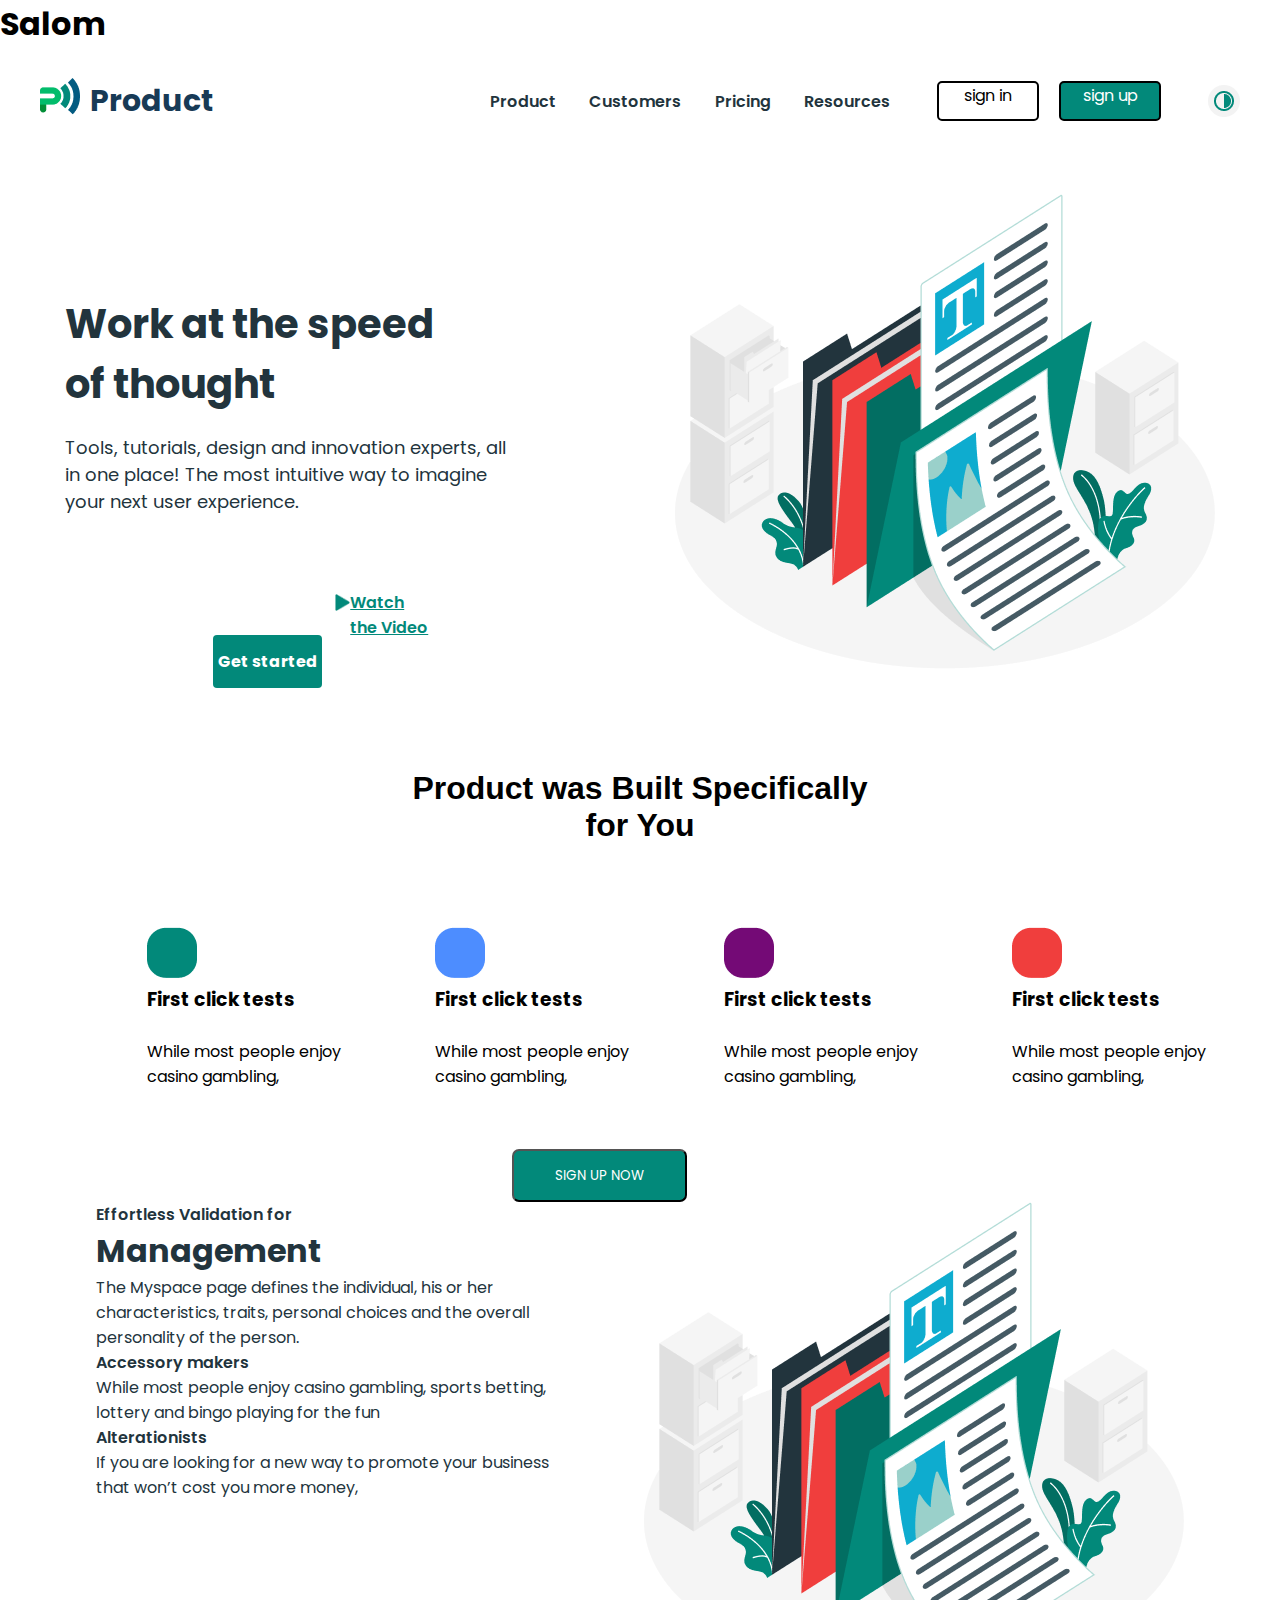
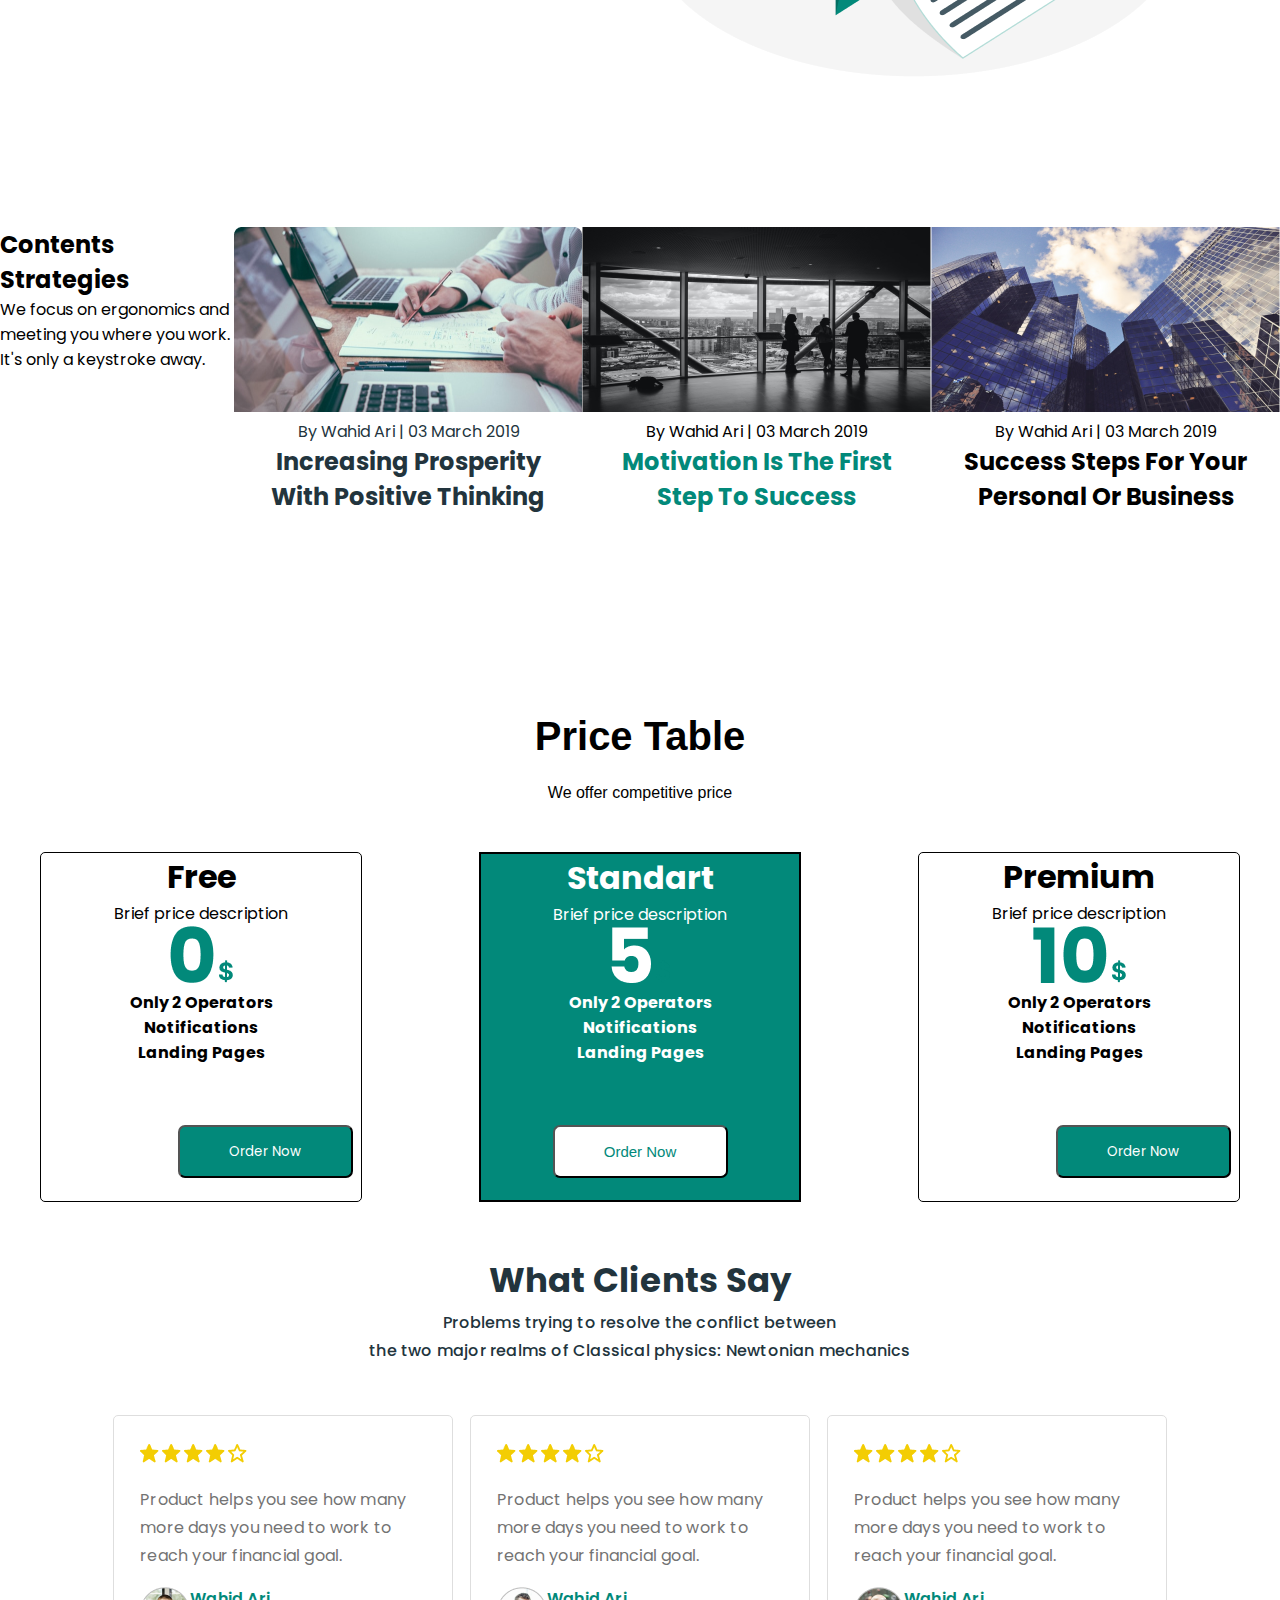
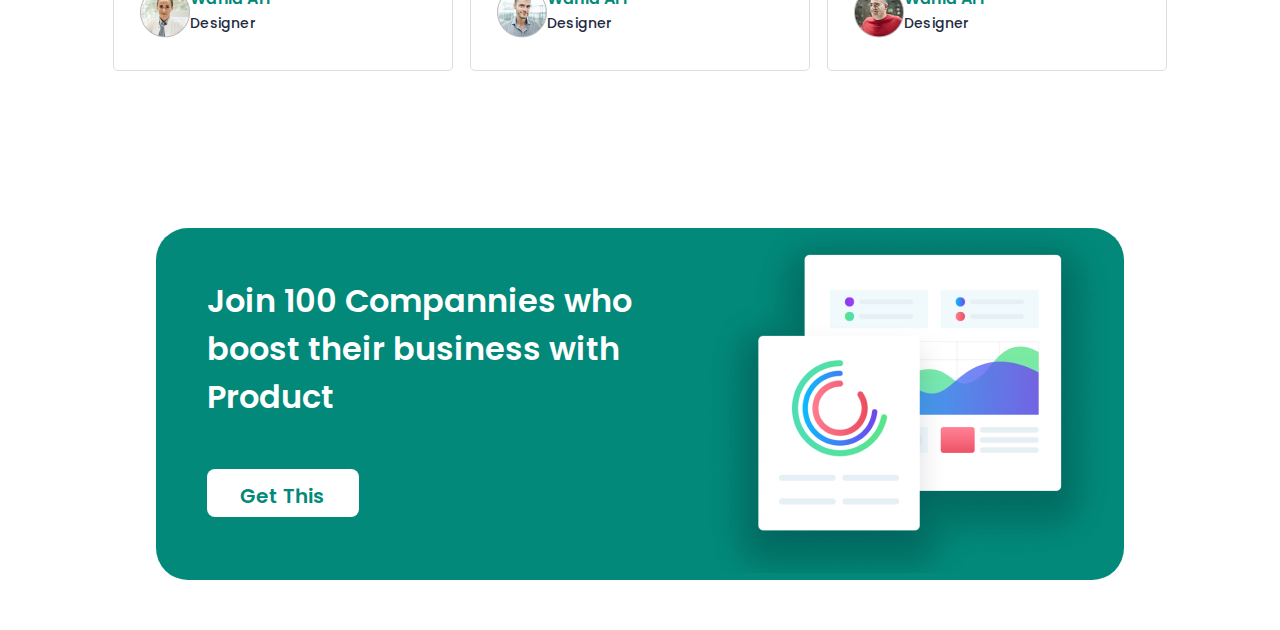
<file: index.html>
<!DOCTYPE html>
<html lang="en">
  <head>
    <meta charset="UTF-8" />
    <meta http-equiv="X-UA-Compatible" content="IE=edge" />
    <meta name="viewport" content="width=device-width, initial-scale=1.0" />
    <link
      rel="stylesheet"
      href="https://cdnjs.cloudflare.com/ajax/libs/font-awesome/6.4.0/css/all.min.css"
      integrity="sha512-iecdLmaskl7CVkqkXNQ/ZH/XLlvWZOJyj7Yy7tcenmpD1ypASozpmT/E0iPtmFIB46ZmdtAc9eNBvH0H/ZpiBw=="
      crossorigin="anonymous"
      referrerpolicy="no-referrer"
    />
    <link rel="preconnect" href="https://fonts.gstatic.com" crossorigin />
    <link
      href="https://fonts.googleapis.com/css2?family=Poppins:wght@400;600;700&display=swap"
      rel="stylesheet"
    />
    <link rel="stylesheet" href="./style.css" />
    <title>Product</title>
  </head>

  <body>
    <h1>Salom</h1>
    <header>
      <nav>
        <div class="nav__main1">
          <a href="#"><img src="./img/Group 190.png" alt="png" /></a>

          <a href="./index.html" class="first__a"><p>Product</p></a>
        </div>

        <div class="nav__main2">
          <ul>
            <li><a href="#">Product</a></li>
            <li><a href="#">Customers</a></li>
            <li><a href="#">Pricing</a></li>
            <li><a href="#">Resources</a></li>
          </ul>

          <div class="btn">
            <div class="button">
              sign in
            </div>
            <div class="buton">
              sign up
            </div>
          </div>

          <img src="./img/Frame 49.png" alt="png" />
        </div>
      </nav>

      <div class="header__main">
        <div class="header__blok1">
          <h1>
            Work at the speed <br />
            of thought
          </h1>

          <p>
            Tools, tutorials, design and innovation experts, all
            <br />
            in one place! The most intuitive way to imagine <br />
            your next user experience.
          </p>

          <div class="header__button">
            <button>Get started</button>

            <img src="./img/Triangle Copy 6.png" alt="png" />

            <p><u>Watch the Video</u></p>
          </div>
        </div>

        <div class="header__blok2">
          <img src="./img/amico.png" alt="png" />
        </div>
      </div>
    </header>
    <br />
    <br />

    <!-- Timurbek main -->
    <main>
      <div class="header_main">
        <div class="main">
          <h1>
            Product was Built Specifically <br />
            for You
          </h1>
        </div>
        <div class="main__menu">
          <div class="main__imgs">
            <img src="./img/cursor.png" alt="img" />
            <h3>First click tests</h3>
            <br />
            <p>
              While most people enjoy <br />
              casino gambling,
            </p>
          </div>
          <div class="main__imgs">
            <img src="./img/kuk.png" alt="" />
            <h3>First click tests</h3>
            <br />
            <p>
              While most people enjoy <br />
              casino gambling,
            </p>
          </div>
          <div class="main__imgs">
            <img src="./img/fialet.png" alt="" />
            <h3>First click tests</h3>
            <br />
            <p>
              While most people enjoy <br />
              casino gambling,
            </p>
          </div>
          <div class="main__imgs">
            <img src="./img/soat.png" alt="" />
            <h3>First click tests</h3>
            <br />
            <p>
              While most people enjoy <br />
              casino gambling,
            </p>
          </div>
        </div>
      </div>
    </main>
    <button>SIGN UP NOW</button>
    <!-- Timurbek main -->
    <!-- Ozodbek  -->
    <div class="ota">
      <div class="text">
          <h4>Effortless Validation for</h4>
          <h2>Management</h2>
          <p>The Myspace page defines the individual, his or her <br> characteristics, traits, personal choices and the overall <br> personality of the person. </p>
          <h5>Accessory makers</h5>
          <p>While most people enjoy casino gambling, sports betting, <br> lottery and bingo playing for the fun</p>
          <h5>Alterationists</h5>
          <p>If you are looking for a new way to promote your business <br> that won’t cost you more money, </p>
      </div>
          <div class="img">
              <img src="./img/amico.png" alt="">
          </div>
  </div>
       <!-- Ozodbek  -->
<!-- ozodbek 2 -->
<div class="ota">
  <div class="tetx">
    <h2>Contents Strategies</h2>
    <p>
      We focus on ergonomics and meeting you where you work. It's only a
      keystroke away.
    </p>
  </div>
  <div class="img">
    <div class="imgs1">
      <img src="./img/image bg.png" alt="" />
      <p>By Wahid Ari |  03 March 2019</p>
      <h2>Increasing Prosperity <br> With Positive Thinking</h2>
    </div>
    <div class="imgs2">
      <img src="./img/Bitmap.png" alt="" />
      <p>By Wahid Ari | 03 March 2019</p>
      <h2>Motivation Is The First <br> Step To Success</h2> 
    </div>
    <div class="imgs3">
      <img src="./img/Bitmap (1).png" alt="" />
      <p>By Wahid Ari | 03 March 2019</p>
      <h2>Success Steps For Your <br> Personal Or Business</h2>
    </div>
  </div>
</div><br><br>
<!-- ozodbek 2 -->

              <!-- Tolqinjon -->
              <div class="table">
                 <h6>Price Table</h6>
                 <br>
                 <p>We offer competitive price</p>
              </div><br><br>
              <div class="menu">
                <div class="blok">
                    <h1>Free</h1>
                    <p>Brief price description</p>
                    <img src="./0.png" alt=""> <img src="./$.png" alt="">
                    <h4>Only 2 Operators <br> Notifications <br>  Landing Pages</h4>
                     <button>Order Now</button>  
                       
                </div>
                <div class="blok_1">
                    <h1>Standart</h1>
                    <p>Brief price description</p>
                    <img src="./5.png" alt=""> <img src="./$.png" alt="">
                    <h4>Only 2 Operators <br> Notifications <br>  Landing Pages</h4>
                     <button class="fell">Order Now</button>  
                       
                </div>
                <div class="blok">
                    <h1>Premium</h1>
                    <p>Brief price description</p>
                    <img src="./10.png" alt=""> <img src="./$.png" alt="">
                    <h4>Only 2 Operators <br> Notifications <br>  Landing Pages</h4>
                     <button>Order Now</button>  
                       
                </div>
               
            </div>
            <br> <br>
            <!-- Tolqinjon finish -->

    <!-- Lazizbek -->
    <section class="footer-top">
      <div class="comments">
        <div class="comments-top">
          <h1>What Clients Say</h1>
          <p>Problems trying to resolve the conflict between <br> 
            the two major realms of Classical physics: Newtonian mechanics </p>
          </div>
      </div>
      <div class="main-comments">
        <div class="comment-Ari">
          <img src="./img/Group 204.png" alt="">
          <p class="prcomment">Product helps you see how many <br>
            more days you need to work to <br>
            reach your financial goal.</p>
          <img src="./img/Ellipse 2.png" alt="">
          <div class="wadidds">
            <p class="Wahid">Wahid Ari</p>
            <p class="desigen-wd">Designer</p>
          </div>
        </div>
        <div class="comment-Ari">
          <img src="./img/Group 204.png" alt="">
          <p class="prcomment">Product helps you see how many <br>
            more days you need to work to <br>
            reach your financial goal.</p>
          <img src="./img/Ellipse 2 (1).png" alt="">
          <div class="wadidds">
            <p class="Wahid">Wahid Ari</p>
            <p class="desigen-wd">Designer</p>
          </div>
        </div>
        <div class="comment-Ari">
          <img src="./img/Group 204.png" alt="">
          <p class="prcomment">Product helps you see how many <br>
            more days you need to work to <br>
            reach your financial goal.</p>
          <img src="./img/Ellipse 2 (2).png" alt="">
          <div class="wadidds">
          <p class="Wahid">Wahid Ari</p>
          <p class="desigen-wd">Designer</p>
        </div>
        </div>
      </div>
      <div class="anons">
        <div class="anons-p">        
          <h1>Join 100 Compannies who <br> boost their business with <br> Product</h1>
          <a href="#">Get This</a>
        </div>
        <div class="anons-img">
          <img src="./img/screen.png" alt="">
        </div>
      </div>
    </section>
    <!-- Lazizbek -->
    
  </body>
</html>
</file>
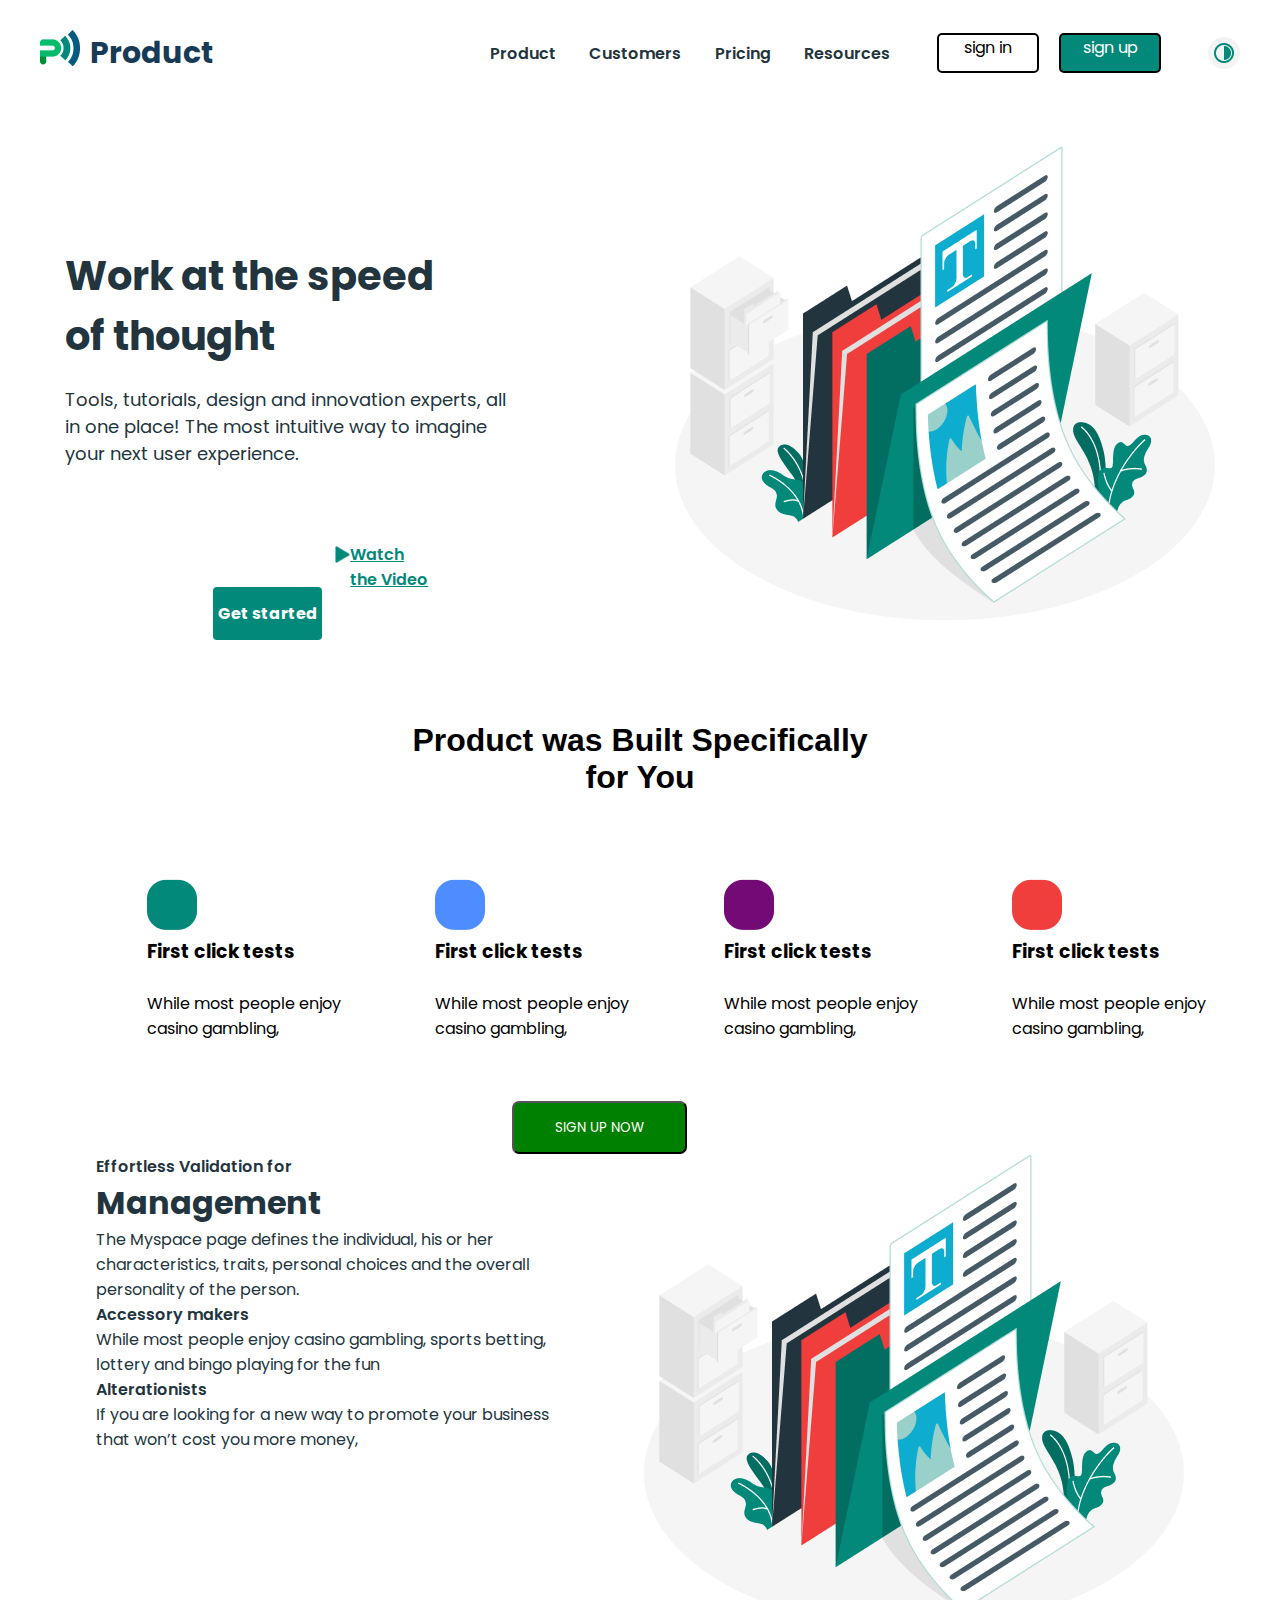
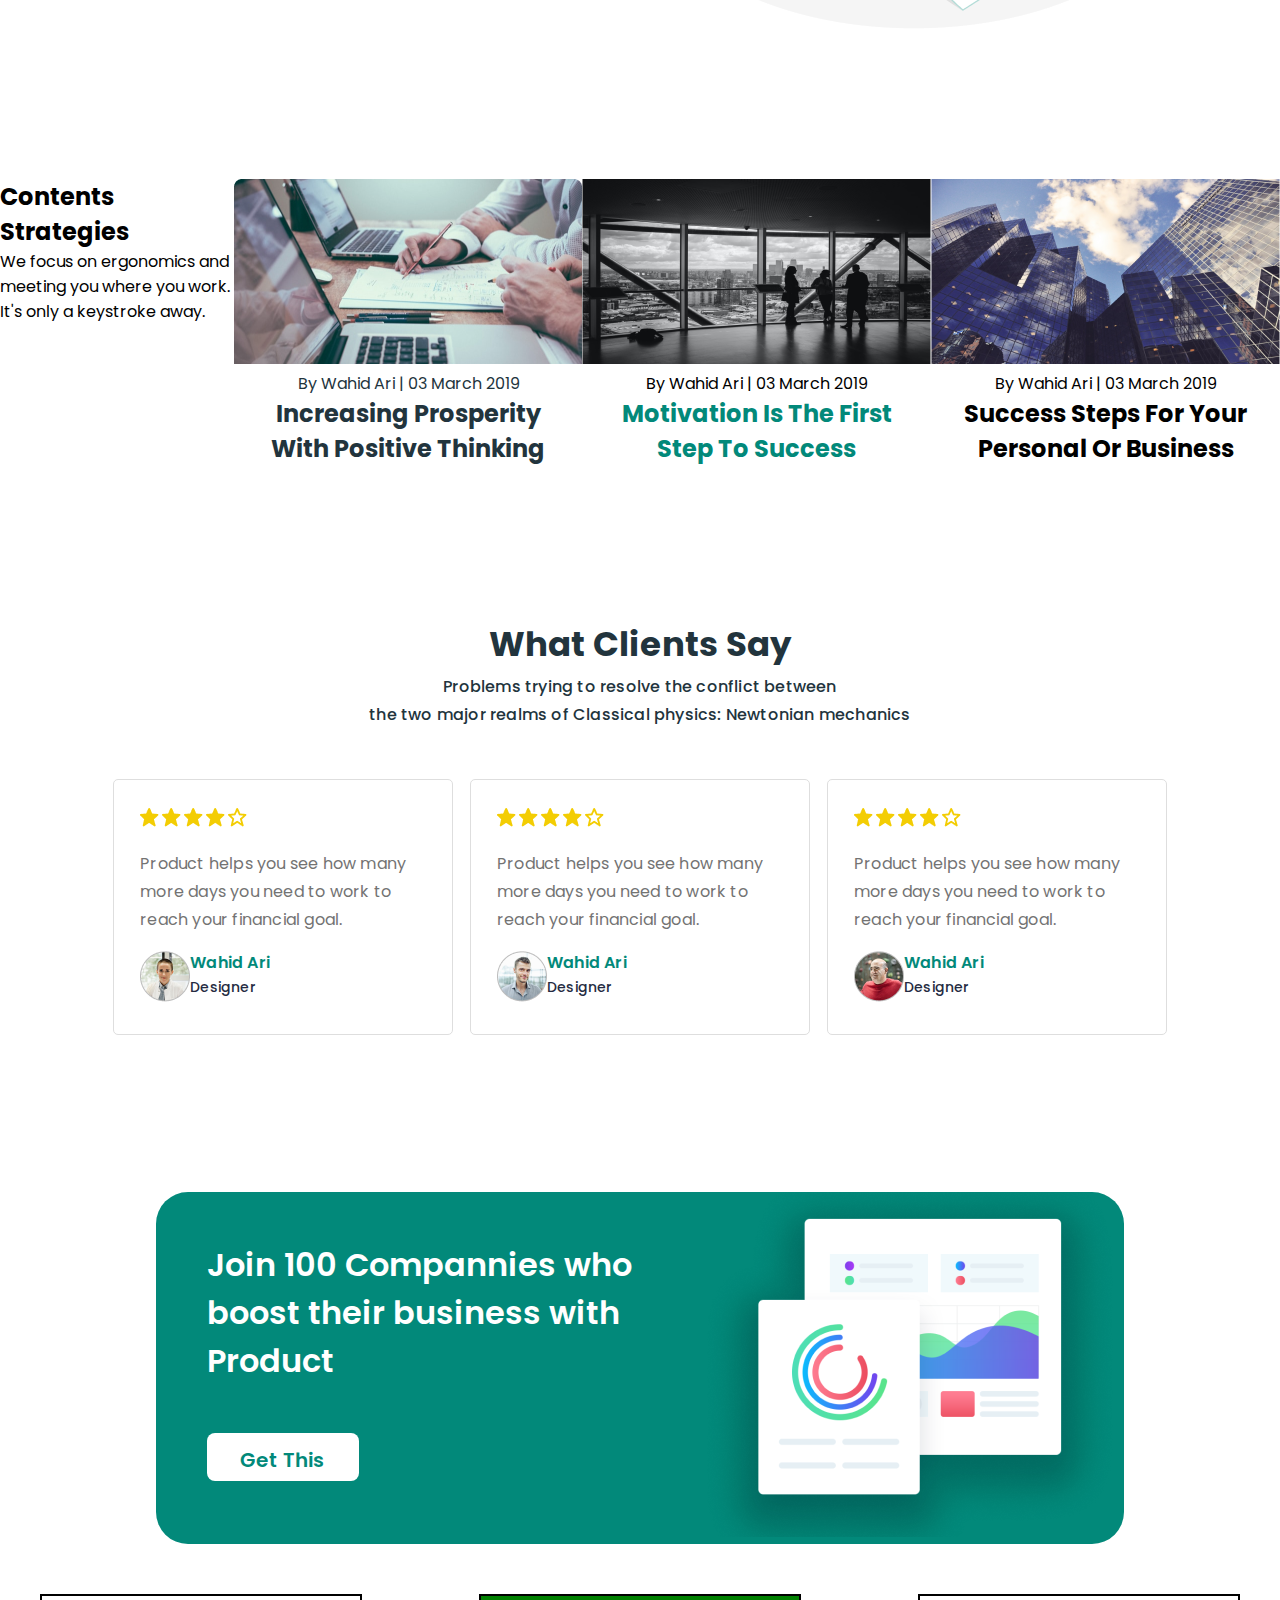
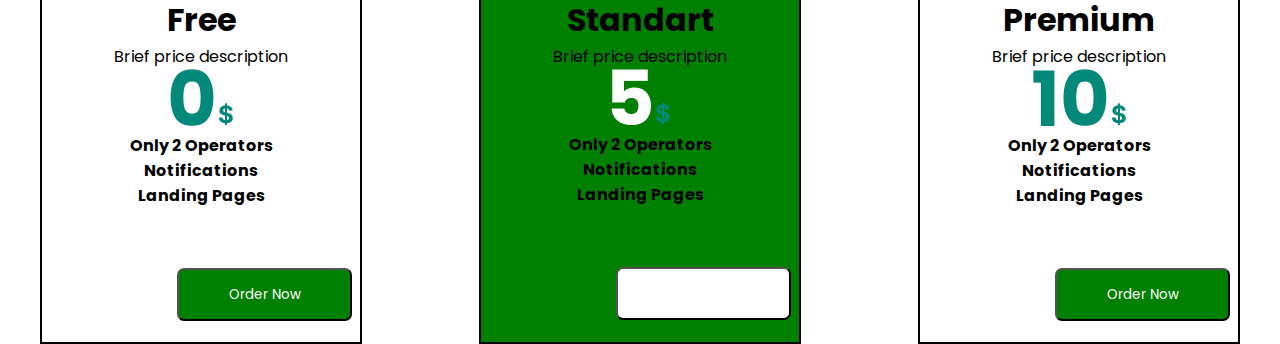
<file: product-project/index.html>
<!DOCTYPE html>
<html lang="en">
  <head>
    <meta charset="UTF-8" />
    <meta http-equiv="X-UA-Compatible" content="IE=edge" />
    <meta name="viewport" content="width=device-width, initial-scale=1.0" />
    <link
      rel="stylesheet"
      href="https://cdnjs.cloudflare.com/ajax/libs/font-awesome/6.4.0/css/all.min.css"
      integrity="sha512-iecdLmaskl7CVkqkXNQ/ZH/XLlvWZOJyj7Yy7tcenmpD1ypASozpmT/E0iPtmFIB46ZmdtAc9eNBvH0H/ZpiBw=="
      crossorigin="anonymous"
      referrerpolicy="no-referrer"
    />
    <link rel="preconnect" href="https://fonts.gstatic.com" crossorigin />
    <link
      href="https://fonts.googleapis.com/css2?family=Poppins:wght@400;600;700&display=swap"
      rel="stylesheet"
    />
    <link rel="stylesheet" href="./style.css" />
    <title>Product</title>
  </head>

  <body>
    
    <header>
      <nav>
        <div class="nav__main1">
          <a href="#"><img src="./img/Group 190.png" alt="png" /></a>

          <a href="./index.html" class="first__a"><p>Product</p></a>
        </div>

        <div class="nav__main2">
          <ul>
            <li><a href="#">Product</a></li>
            <li><a href="#">Customers</a></li>
            <li><a href="#">Pricing</a></li>
            <li><a href="#">Resources</a></li>
          </ul>

          <div class="btn">
            <div class="button">
              sign in
            </div>
            <div class="buton">
              sign up
            </div>
          </div>

          <img src="./img/Frame 49.png" alt="png" />
        </div>
      </nav>

      <div class="header__main">
        <div class="header__blok1">
          <h1>
            Work at the speed <br />
            of thought
          </h1>

          <p>
            Tools, tutorials, design and innovation experts, all
            <br />
            in one place! The most intuitive way to imagine <br />
            your next user experience.
          </p>

          <div class="header__button">
            <button>Get started</button>

            <img src="./img/Triangle Copy 6.png" alt="png" />

            <p><u>Watch the Video</u></p>
          </div>
        </div>

        <div class="header__blok2">
          <img src="./img/amico.png" alt="png" />
        </div>
      </div>
    </header>
    <br />
    <br />

    <!-- Timurbek main -->
    <main>
      <div class="header_main">
        <div class="main">
          <h1>
            Product was Built Specifically <br />
            for You
          </h1>
        </div>
        <div class="main__menu">
          <div class="main__imgs">
            <img src="./img/cursor.png" alt="img" />
            <h3>First click tests</h3>
            <br />
            <p>
              While most people enjoy <br />
              casino gambling,
            </p>
          </div>
          <div class="main__imgs">
            <img src="./img/kuk.png" alt="" />
            <h3>First click tests</h3>
            <br />
            <p>
              While most people enjoy <br />
              casino gambling,
            </p>
          </div>
          <div class="main__imgs">
            <img src="./img/fialet.png" alt="" />
            <h3>First click tests</h3>
            <br />
            <p>
              While most people enjoy <br />
              casino gambling,
            </p>
          </div>
          <div class="main__imgs">
            <img src="./img/soat.png" alt="" />
            <h3>First click tests</h3>
            <br />
            <p>
              While most people enjoy <br />
              casino gambling,
            </p>
          </div>
        </div>
      </div>
    </main>
    <button>SIGN UP NOW</button>
    <!-- Timurbek main -->
    <!-- Ozodbek  -->
    <div class="ota">
      <div class="text">
          <h4>Effortless Validation for</h4>
          <h2>Management</h2>
          <p>The Myspace page defines the individual, his or her <br> characteristics, traits, personal choices and the overall <br> personality of the person. </p>
          <h5>Accessory makers</h5>
          <p>While most people enjoy casino gambling, sports betting, <br> lottery and bingo playing for the fun</p>
          <h5>Alterationists</h5>
          <p>If you are looking for a new way to promote your business <br> that won’t cost you more money, </p>
      </div>
          <div class="img">
              <img src="./img/amico.png" alt="">
          </div>
  </div>
       <!-- Ozodbek  -->
<!-- ozodbek 2 -->
<div class="ota">
  <div class="tetx">
    <h2>Contents Strategies</h2>
    <p>
      We focus on ergonomics and meeting you where you work. It's only a
      keystroke away.
    </p>
  </div>
  <div class="img">
    <div class="imgs1">
      <img src="./img/image bg.png" alt="" />
      <p>By Wahid Ari |  03 March 2019</p>
      <h2>Increasing Prosperity <br> With Positive Thinking</h2>
    </div>
    <div class="imgs2">
      <img src="./img/Bitmap.png" alt="" />
      <p>By Wahid Ari | 03 March 2019</p>
      <h2>Motivation Is The First <br> Step To Success</h2> 
    </div>
    <div class="imgs3">
      <img src="./img/Bitmap (1).png" alt="" />
      <p>By Wahid Ari | 03 March 2019</p>
      <h2>Success Steps For Your <br> Personal Or Business</h2>
    </div>
  </div>
</div>
<!-- ozodbek 2 -->
    <!-- Lazizbek -->
    <section class="footer-top">
      <div class="comments">
        <div class="comments-top">
          <h1>What Clients Say</h1>
          <p>Problems trying to resolve the conflict between <br> 
            the two major realms of Classical physics: Newtonian mechanics </p>
          </div>
      </div>
      <div class="main-comments">
        <div class="comment-Ari">
          <img src="./img/Group 204.png" alt="">
          <p class="prcomment">Product helps you see how many <br>
            more days you need to work to <br>
            reach your financial goal.</p>
          <img src="./img/Ellipse 2.png" alt="">
          <div class="wadidds">
            <p class="Wahid">Wahid Ari</p>
            <p class="desigen-wd">Designer</p>
          </div>
        </div>
        <div class="comment-Ari">
          <img src="./img/Group 204.png" alt="">
          <p class="prcomment">Product helps you see how many <br>
            more days you need to work to <br>
            reach your financial goal.</p>
          <img src="./img/Ellipse 2 (1).png" alt="">
          <div class="wadidds">
            <p class="Wahid">Wahid Ari</p>
            <p class="desigen-wd">Designer</p>
          </div>
        </div>
        <div class="comment-Ari">
          <img src="./img/Group 204.png" alt="">
          <p class="prcomment">Product helps you see how many <br>
            more days you need to work to <br>
            reach your financial goal.</p>
          <img src="./img/Ellipse 2 (2).png" alt="">
          <div class="wadidds">
          <p class="Wahid">Wahid Ari</p>
          <p class="desigen-wd">Designer</p>
        </div>
        </div>
      </div>
      <div class="anons">
        <div class="anons-p">        
          <h1>Join 100 Compannies who <br> boost their business with <br> Product</h1>
          <a href="#">Get This</a>
        </div>
        <div class="anons-img">
          <img src="./img/screen.png" alt="">
        </div>
      </div>
    </section>
    <!-- Tolqinjon -->
    <div class="menu">
      <div class="blok">
          <h1>Free</h1>
          <p>Brief price description</p>
          <img src="./0.png" alt=""> <img src="./$.png" alt="">
          <h4>Only 2 Operators <br> Notifications <br>  Landing Pages</h4>
           <button>Order Now</button>  
             
      </div>
      <div class="blok_1">
          <h1>Standart</h1>
          <p>Brief price description</p>
          <img src="./5.png" alt=""> <img src="./$.png" alt="">
          <h4>Only 2 Operators <br> Notifications <br>  Landing Pages</h4>
           <button class="fell">Order Now</button>  
             
      </div>
      <div class="blok">
          <h1>Premium</h1>
          <p>Brief price description</p>
          <img src="./10.png" alt=""> <img src="./$.png" alt="">
          <h4>Only 2 Operators <br> Notifications <br>  Landing Pages</h4>
           <button>Order Now</button>  
             
      </div>
     
  </div>
  <!-- Tolqinjon finish -->
  </body>
</html>
</file>
<file: style.css>
@import url('https://fonts.googleapis.com/css2?family=Poppins:wght@100;200;300;400;500;600;700;800;900&display=swap');
* {
    margin: 0px;
    padding: 0px;
    list-style: none;
    text-decoration: none;
    box-sizing: border-box;
    font-family: 'Poppins';
}

/* start nav */

header nav{
    display: flex;
    justify-content: space-between;
    width: 1200px;
    margin: auto;
    align-items: center;
    text-align: center;
    padding-top: 30px;
}

header nav .nav__main1{
    display: flex;
}

header nav .nav__main1 .first__a{
    font-weight: 700;
    font-size: 30px;
    color: #173A56;
    padding-left: 10px;
}

header nav .nav__main2{
    display: flex;
    justify-content: space-between;
    width: 750px;
    align-items: center;
}

header nav .nav__main2 ul{
    display: flex;
    justify-content: space-between;
    width: 400px;
}

header nav .nav__main2 ul li a{
    font-weight: 600;
    font-size: 16px;
    color: #22343D;
}

header nav .nav__main2 button{
    width: 100px;
    height: 40px;
    border: 1px solid #BCD0E5;
    font-weight: 600;
    font-size: 16px;
    color: #173A56;
    background: transparent;
    border-radius: 4px;
}

header nav .btn {
    display: grid;
    grid-template-columns: auto auto;
    gap: 20px;
    /* border: 1px solid black; */
}

.button {
    width: 102px;
    height: 40px;
    text-align: center;
    border: 2px solid black;
    border-radius: 5px;
    cursor: pointer;
}

.buton {
    width: 102px;
    height: 40px;
    text-align: center;
    background: #02897A;
    border: 2px solid black;
    color: #fff;
    justify-content: center;
    border-radius: 5px;
    cursor: pointer;
}


/* finish nav */

/* start header */

header .header__main{
    display: flex;
    justify-content: space-between;
    width: 1150px;
    margin: auto;
}

header .header__main .header__blok1{
    padding-top: 170px;
}

header .header__main .header__blok1 h1{
    font-weight: 700;
    font-size: 40px;
    color: #22343D;
}

header .header__main .header__blok1 p{
    font-weight: 400;
    font-size: 18px;
    color: #22343D;
    padding-top: 20px;
    padding-bottom: 60px;
}

header .header__main .header__blok1 .header__button{
    display: flex;
    justify-content: space-between;
    width: 370px;
    align-content: center;
}

header .header__main .header__blok1 .header__button button{
    width: 175px;
    height: 53px;
    background: #02897A;
    border-radius: 4px;
    border: 0px solid #000;
    font-weight: 700;
    font-size: 16px;
    color: #FFFFFF;
}

header .header__main .header__blok1 .header__button img{
    width: 20px;
    height: 17px;
    margin-top: 19px;
    margin-left: 13px;
}

header .header__main .header__blok1 .header__button p{
    font-weight: 600;
    font-size: 16px;
    color: #02897A;
    text-decoration: underline;
    margin-top: -5px;
}

header .header__main .header__blok2 img{
    padding-top: 70px;
}

/* finish header */

/* Timurbek main */

main .main h1 {
    text-align: center;
    padding-top: 20px;
    font-family: 'Franklin Gothic Medium', 'Arial Narrow', Arial, sans-serif;   
}
.main__menu {
    margin-left: 147px;
    margin-top: 83px;
    gap: 20px;
    display: grid;
    grid-template-columns: auto auto auto auto;
}
main .main_imgs {
    width: 100px;
    background: #000;
}
button{
    margin-left: 40%;
    text-align: center;
    width: 175px;
    height: 53px;
    margin-top: 60px;
    border-radius: 7px;
    color: #fff;
    background: #02897A;
    cursor: pointer;
}
/* ozodbek */
.ota{
    display: flex;
    justify-content: space-evenly;
    margin-bottom: 150px;
}
.text h4{
    font-weight: 600;
font-size: 16px;
color: #22343D;    
}
.text h2{
    font-weight: 700;
font-size: 32px;
color: #22343D;
}
.text p{
    font-weight: 400;
font-size: 16px;
 color: #22343D;
}
.text h5{
    font-weight: 600;
font-size: 16px;
color: #22343D;
}
/* ozodbek */
/* ozodbek2 */
.img{
    display: flex;
    justify-content: space-around;
    text-align: center;
}
.imgs1 p{
    color: #22343D;
}
.imgs1 h2{
    font-weight: 700;
font-size: 24px;
color: #22343D;
}
.imgs2 h2{
    color: #02897A;
    font-weight: 700;
    font-size: 24px;
}
.imgs3 h2{
    font-weight: 700;
    font-size: 24px;
    
}
.imgs1{
    
background: #FFFFFF;
border-radius: 8px;
}
.imgs2{
    
background: #FFFFFF;
border-radius: 8px;
}
.imgs3{
    
background: #FFFFFF;
border-radius: 8px;
}
/* ozodbek2 */
.footer-top{
    max-width: 85%;
    margin: 0 auto;
    font-family: 'Poppins', sans-serif;
    padding-bottom: 50px;
    
}
.comments-top{
    text-align: center;
}
.comments-top h1{
    font-size: 34px;
    font-weight: 700;
    line-height: 57px;
    letter-spacing: 0.2px;
    color:  #22343D;

}
.comments-top p{
    font-size: 16px;
    font-weight: 500;
    line-height: 28px;
    letter-spacing: 0.2px;
    color: #22343D;
}
.main-comments{
    padding-top: 50px   ;
    display: flex;
    flex-wrap: wrap;
    justify-content: space-evenly;
}
.comment-Ari{
    border: 1px solid #dedede;
    padding: 28px 26px 25px 26px;
    border-radius: 5px;

}
.Wahid{
    font-size: 16px;
    font-weight: 600;
    line-height: 24px;
    letter-spacing: 0.2px;
    color: #02897A;
}
.wadidds{
    float: right;
    padding-right: 156px;
}
.desigen-wd{
    font-size: 14px;
    font-weight: 500;
    line-height: 24px;
    letter-spacing: 0.2px;
    color:  #252B42;
}
.prcomment{
    font-size: 16px;
    font-weight: 400;
    line-height: 28px;
    letter-spacing: 0.2px;
    color: #737373;
    padding-bottom:17px;
    padding-top: 16px;
}
.anons{
    width: 968px ;
    border-radius: 32px;
    background-color:  #02897A;
    margin: 0 auto;
    margin-top: 157px ; 
    padding: 0px 0px 0px 51px;   
    display: flex;
}

.anons h1{
    padding-top: 49px;
    font-size: 32px;
    font-weight: 600;
    line-height: 48px;
    color: white;
    padding-bottom: 60px;
}
.anons a{
    padding: 13px 35px 7px 33px;
    background-color: white;
    color: #02897A;
    font-size: 20px;
    font-weight: 600;
    line-height: 30px;
    border-radius: 8px;
}
.anons-img img{
    padding-left: 70px;
}
/* Tolqinjon  */

.table h6 {
    font-family: 'Franklin Gothic Medium', 'Arial Narrow', Arial, sans-serif;
    text-align: center;
    font-size: 40px;
}
.table p {
    font-family: 'Franklin Gothic Medium', 'Arial Narrow', Arial, sans-serif;
    text-align: center;
    font-size: 16px;
}

.blok{
    text-align: center;
    width: 322px;
    height: 350px;
    justify-content: center;
    border: solid 1px black;
    border-radius: 5px;
}
.menu{
    display: flex;
    max-width: 1200px;
    justify-content: space-between;
    margin: auto;
}
.blok_1{
    align-items: center;
    text-align: center;
    width: 322px;
    justify-content: center;
    height: 350px;
    border: solid 2px black;
    background: #02897A; 
    color: #fff;
}
button{
    background-color: #02897A;
}
.blok_1 button{
    background-color: white;
    color: #02897A;
    font-size: 15px;
    justify-content: center;
    font-family: 'Franklin Gothic Medium', 'Arial Narrow', Arial, sans-serif;
    text-align: center;
    margin-left: 00px;
}

/* Tolqinjon finish */

@media screen  and (max-width: 1000px) {
    .footer-top{
        max-width: 90%;
        
    }
    .anons{
        padding: 0px 0px 70px 25px;   
    }
}
@media screen and (max-width: 800px) {
    main .main__menu{
        display: grid;
        grid-template-columns: auto auto auto;
    }
    .footer-top{
        max-width: 100%;
    }
    .anons{
        padding: 0px 0px 70px 10px;   
        display: block;
    }
    

}

@media screen and (max-width: 600px) {
    main .main__menu{
        display: grid;
        grid-template-columns: auto auto ;
    }
    .anons-img img{
        padding-top:50px ;
        padding-left: 20px;
    }
}

@media screen and (max-width: 460px) {
    main .main__menu{
        display: grid;
        grid-template-columns: auto ;
    }
    .anons-img img{
        padding-left: 0px;
        padding-top:70px ;
    }
}

/* Timurbek main */
</file>
<file: product-project/style.css>
@import url('https://fonts.googleapis.com/css2?family=Poppins:wght@100;200;300;400;500;600;700;800;900&display=swap');
* {
    margin: 0px;
    padding: 0px;
    list-style: none;
    text-decoration: none;
    box-sizing: border-box;
    font-family: 'Poppins';
}

/* start nav */

header nav{
    display: flex;
    justify-content: space-between;
    width: 1200px;
    margin: auto;
    align-items: center;
    text-align: center;
    padding-top: 30px;
}

header nav .nav__main1{
    display: flex;
}

header nav .nav__main1 .first__a{
    font-weight: 700;
    font-size: 30px;
    color: #173A56;
    padding-left: 10px;
}

header nav .nav__main2{
    display: flex;
    justify-content: space-between;
    width: 750px;
    align-items: center;
}

header nav .nav__main2 ul{
    display: flex;
    justify-content: space-between;
    width: 400px;
}

header nav .nav__main2 ul li a{
    font-weight: 600;
    font-size: 16px;
    color: #22343D;
}

header nav .nav__main2 button{
    width: 100px;
    height: 40px;
    border: 1px solid #BCD0E5;
    font-weight: 600;
    font-size: 16px;
    color: #173A56;
    background: transparent;
    border-radius: 4px;
}

header nav .btn {
    display: grid;
    grid-template-columns: auto auto;
    gap: 20px;
    /* border: 1px solid black; */
}

.button {
    width: 102px;
    height: 40px;
    text-align: center;
    border: 2px solid black;
    border-radius: 5px;
    cursor: pointer;
}

.buton {
    width: 102px;
    height: 40px;
    text-align: center;
    background: #02897A;
    border: 2px solid black;
    color: #fff;
    justify-content: center;
    border-radius: 5px;
    cursor: pointer;
}


/* finish nav */

/* start header */

header .header__main{
    display: flex;
    justify-content: space-between;
    width: 1150px;
    margin: auto;
}

header .header__main .header__blok1{
    padding-top: 170px;
}

header .header__main .header__blok1 h1{
    font-weight: 700;
    font-size: 40px;
    color: #22343D;
}

header .header__main .header__blok1 p{
    font-weight: 400;
    font-size: 18px;
    color: #22343D;
    padding-top: 20px;
    padding-bottom: 60px;
}

header .header__main .header__blok1 .header__button{
    display: flex;
    justify-content: space-between;
    width: 370px;
    align-content: center;
}

header .header__main .header__blok1 .header__button button{
    width: 175px;
    height: 53px;
    background: #02897A;
    border-radius: 4px;
    border: 0px solid #000;
    font-weight: 700;
    font-size: 16px;
    color: #FFFFFF;
}

header .header__main .header__blok1 .header__button img{
    width: 20px;
    height: 17px;
    margin-top: 19px;
    margin-left: 13px;
}

header .header__main .header__blok1 .header__button p{
    font-weight: 600;
    font-size: 16px;
    color: #02897A;
    text-decoration: underline;
    margin-top: -5px;
}

header .header__main .header__blok2 img{
    padding-top: 70px;
}

/* finish header */

/* Timurbek main */

main .main h1 {
    text-align: center;
    padding-top: 20px;
    font-family: 'Franklin Gothic Medium', 'Arial Narrow', Arial, sans-serif;   
}
.main__menu {
    margin-left: 147px;
    margin-top: 83px;
    gap: 20px;
    display: grid;
    grid-template-columns: auto auto auto auto;
}
main .main_imgs {
    width: 100px;
    background: #000;
}
button{
    margin-left: 40%;
    text-align: center;
    width: 175px;
    height: 53px;
    margin-top: 60px;
    border-radius: 7px;
    color: #fff;
    background: #02897A;
    cursor: pointer;
}
/* ozodbek */
.ota{
    display: flex;
    justify-content: space-evenly;
    margin-bottom: 150px;
}
.text h4{
    font-weight: 600;
font-size: 16px;
color: #22343D;    
}
.text h2{
    font-weight: 700;
font-size: 32px;
color: #22343D;
}
.text p{
    font-weight: 400;
font-size: 16px;
 color: #22343D;
}
.text h5{
    font-weight: 600;
font-size: 16px;
color: #22343D;
}
/* ozodbek */
/* ozodbek2 */
.img{
    display: flex;
    justify-content: space-around;
    text-align: center;
}
.imgs1 p{
    color: #22343D;
}
.imgs1 h2{
    font-weight: 700;
font-size: 24px;
color: #22343D;
}
.imgs2 h2{
    color: #02897A;
    font-weight: 700;
    font-size: 24px;
}
.imgs3 h2{
    font-weight: 700;
    font-size: 24px;
    
}
.imgs1{
    
background: #FFFFFF;
border-radius: 8px;
}
.imgs2{
    
background: #FFFFFF;
border-radius: 8px;
}
.imgs3{
    
background: #FFFFFF;
border-radius: 8px;
}
/* ozodbek2 */
.footer-top{
    max-width: 85%;
    margin: 0 auto;
    font-family: 'Poppins', sans-serif;
    padding-bottom: 50px;
    
}
.comments-top{
    text-align: center;
}
.comments-top h1{
    font-size: 34px;
    font-weight: 700;
    line-height: 57px;
    letter-spacing: 0.2px;
    color:  #22343D;

}
.comments-top p{
    font-size: 16px;
    font-weight: 500;
    line-height: 28px;
    letter-spacing: 0.2px;
    color: #22343D;
}
.main-comments{
    padding-top: 50px   ;
    display: flex;
    flex-wrap: wrap;
    justify-content: space-evenly;
}
.comment-Ari{
    border: 1px solid #dedede;
    padding: 28px 26px 25px 26px;
    border-radius: 5px;

}
.Wahid{
    font-size: 16px;
    font-weight: 600;
    line-height: 24px;
    letter-spacing: 0.2px;
    color: #02897A;
}
.wadidds{
    float: right;
    padding-right: 156px;
}
.desigen-wd{
    font-size: 14px;
    font-weight: 500;
    line-height: 24px;
    letter-spacing: 0.2px;
    color:  #252B42;
}
.prcomment{
    font-size: 16px;
    font-weight: 400;
    line-height: 28px;
    letter-spacing: 0.2px;
    color: #737373;
    padding-bottom:17px;
    padding-top: 16px;
}
.anons{
    width: 968px ;
    border-radius: 32px;
    background-color:  #02897A;
    margin: 0 auto;
    margin-top: 157px ; 
    padding: 0px 0px 0px 51px;   
    display: flex;
}

.anons h1{
    padding-top: 49px;
    font-size: 32px;
    font-weight: 600;
    line-height: 48px;
    color: white;
    padding-bottom: 60px;
}
.anons a{
    padding: 13px 35px 7px 33px;
    background-color: white;
    color: #02897A;
    font-size: 20px;
    font-weight: 600;
    line-height: 30px;
    border-radius: 8px;
}
.anons-img img{
    padding-left: 70px;
}
/* Tolqinjon  */
.blok{
    align-items: center;
    text-align: center;
    width: 322px;
    height: 350px;
    border: solid 2px black;
}
.menu{
    display: flex;
    max-width: 1200px;
    justify-content: space-between;
    margin: auto;
}
.blok_1{
    align-items: center;
    text-align: center;
    width: 322px;
    height: 350px;
    border: solid 2px black;
    background-color: green; 
}
button{
    background-color: green;
}
.blok_1 button{
    background-color: white;
}

/* Tolqinjon finish */

@media screen  and (max-width: 1000px) {
    .footer-top{
        max-width: 90%;
        
    }
    .anons{
        padding: 0px 0px 70px 25px;   
    }
}
@media screen and (max-width: 800px) {
    main .main__menu{
        display: grid;
        grid-template-columns: auto auto auto;
    }
    .footer-top{
        max-width: 100%;
    }
    .anons{
        padding: 0px 0px 70px 10px;   
        display: block;
    }
    

}

@media screen and (max-width: 600px) {
    main .main__menu{
        display: grid;
        grid-template-columns: auto auto ;
    }
    .anons-img img{
        padding-top:50px ;
        padding-left: 20px;
    }
}

@media screen and (max-width: 460px) {
    main .main__menu{
        display: grid;
        grid-template-columns: auto ;
    }
    .anons-img img{
        padding-left: 0px;
        padding-top:70px ;
    }
}

/* Timurbek main */
</file>
